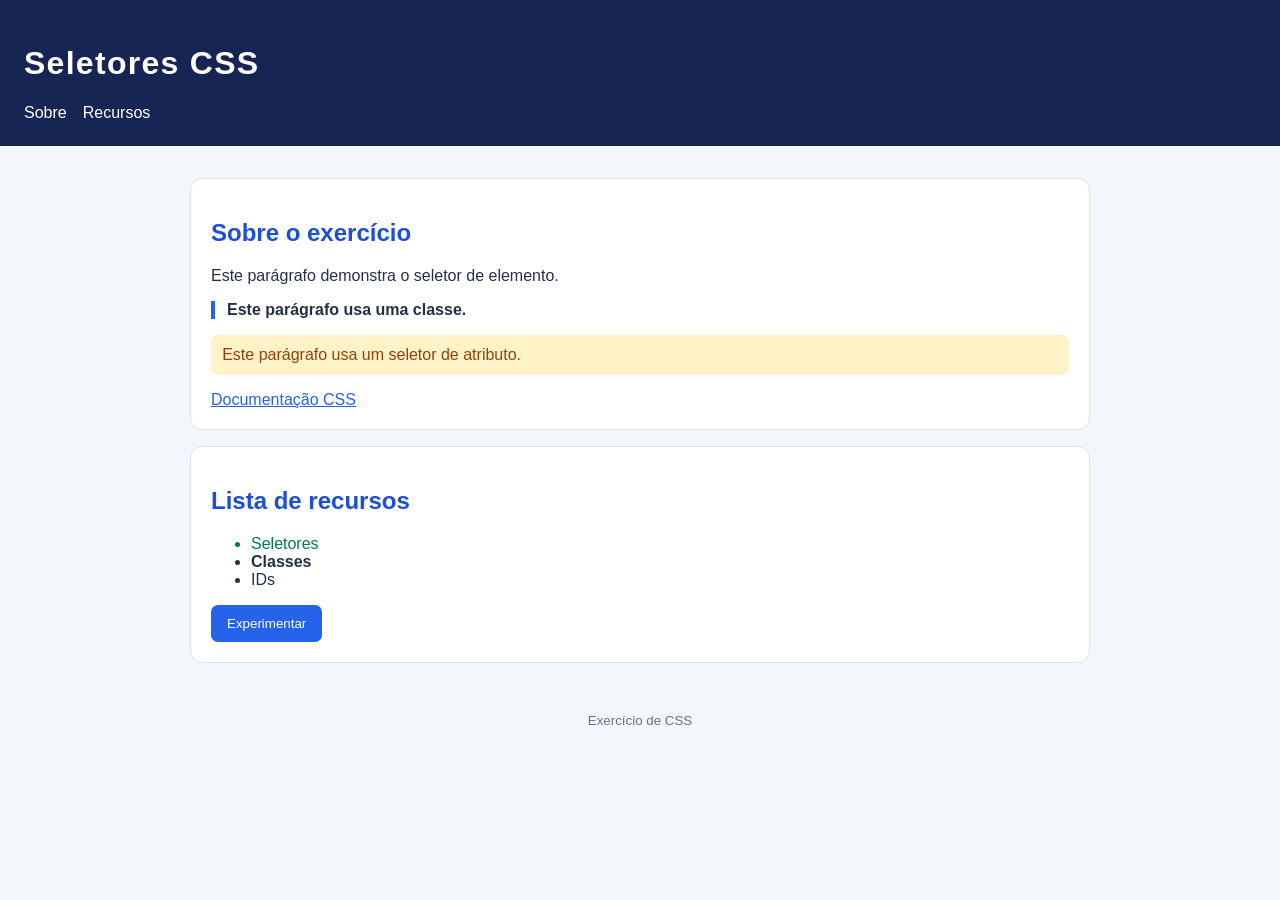
<file: Modulo 2/ex01/index.html>
<!DOCTYPE html>
<html lang="pt">
<head>
  <meta charset="UTF-8">
  <meta name="viewport" content="width=device-width, initial-scale=1.0">
  <title>EX01 — Selectors</title>
  <link rel="stylesheet" href="style.css">
</head>
<body>
  <header id="topo">
    <h1>Seletores CSS</h1>
    <nav><a href="#sobre">Sobre</a><a href="#recursos">Recursos</a></nav>
  </header>
  <main>
    <section id="sobre" class="painel">
      <h2>Sobre o exercício</h2>
      <p>Este parágrafo demonstra o seletor de elemento.</p>
      <p class="destaque">Este parágrafo usa uma classe.</p>
      <p data-tipo="aviso">Este parágrafo usa um seletor de atributo.</p>
      <a href="https://developer.mozilla.org/" target="_blank" rel="noreferrer">Documentação CSS</a>
    </section>
    <section id="recursos" class="painel">
      <h2>Lista de recursos</h2>
      <ul><li>Seletores</li><li>Classes</li><li>IDs</li></ul>
      <button type="button">Experimentar</button>
    </section>
  </main>
  <footer><small>Exercício de CSS</small></footer>
</body>
</html>
</file>
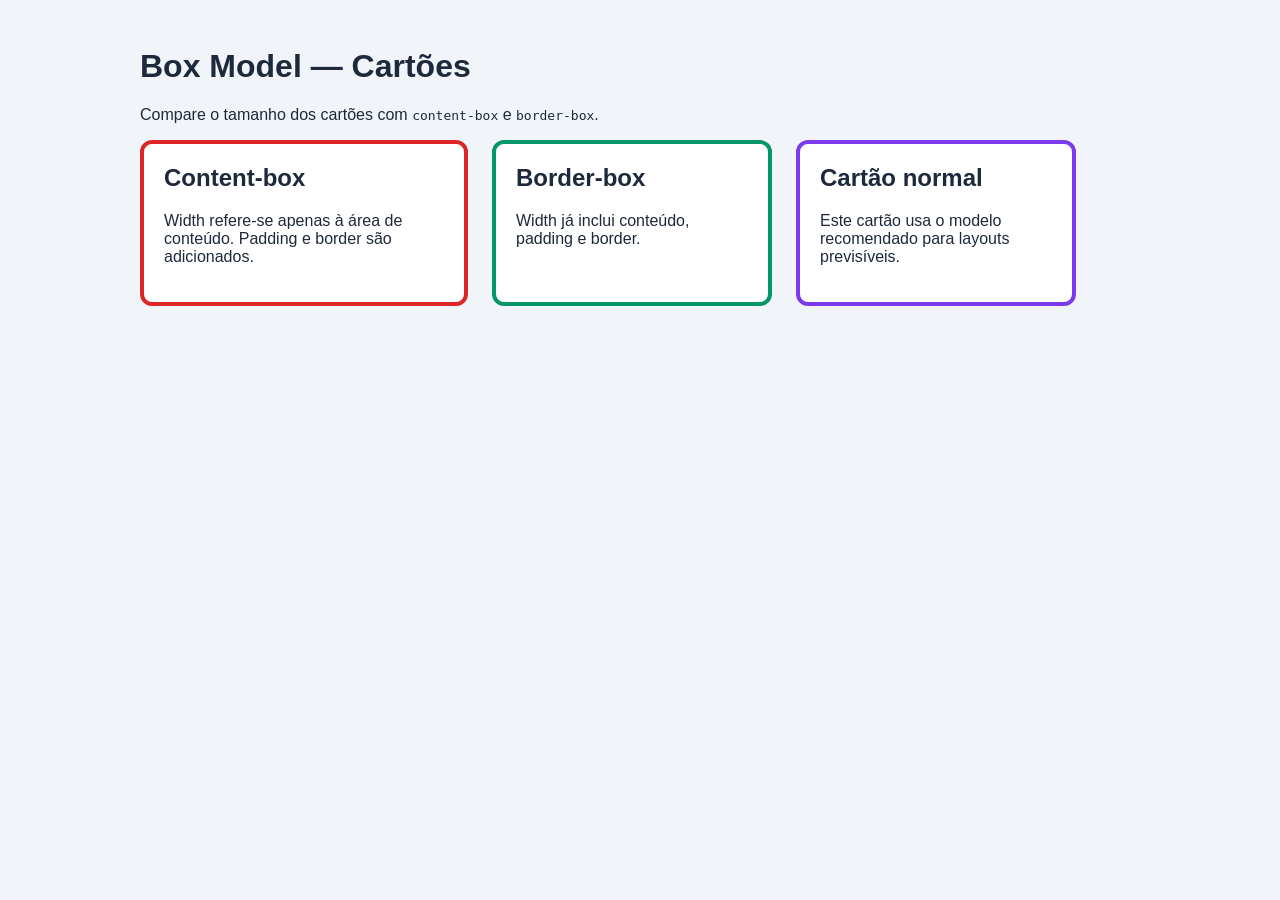
<file: Modulo 2/ex02/index.html>
<!DOCTYPE html>
<html lang="pt">
<head>
  <meta charset="UTF-8">
  <meta name="viewport" content="width=device-width, initial-scale=1.0">
  <title>EX02 — Box Model</title>
  <link rel="stylesheet" href="style.css">
</head>
<body>
  <main class="container">
    <h1>Box Model — Cartões</h1>
    <p>Compare o tamanho dos cartões com <code>content-box</code> e <code>border-box</code>.</p>
    <section class="cartoes">
      <article class="cartao content"><h2>Content-box</h2><p>Width refere-se apenas à área de conteúdo. Padding e border são adicionados.</p></article>
      <article class="cartao border"><h2>Border-box</h2><p>Width já inclui conteúdo, padding e border.</p></article>
      <article class="cartao normal"><h2>Cartão normal</h2><p>Este cartão usa o modelo recomendado para layouts previsíveis.</p></article>
    </section>
  </main>
</body>
</html>
</file>
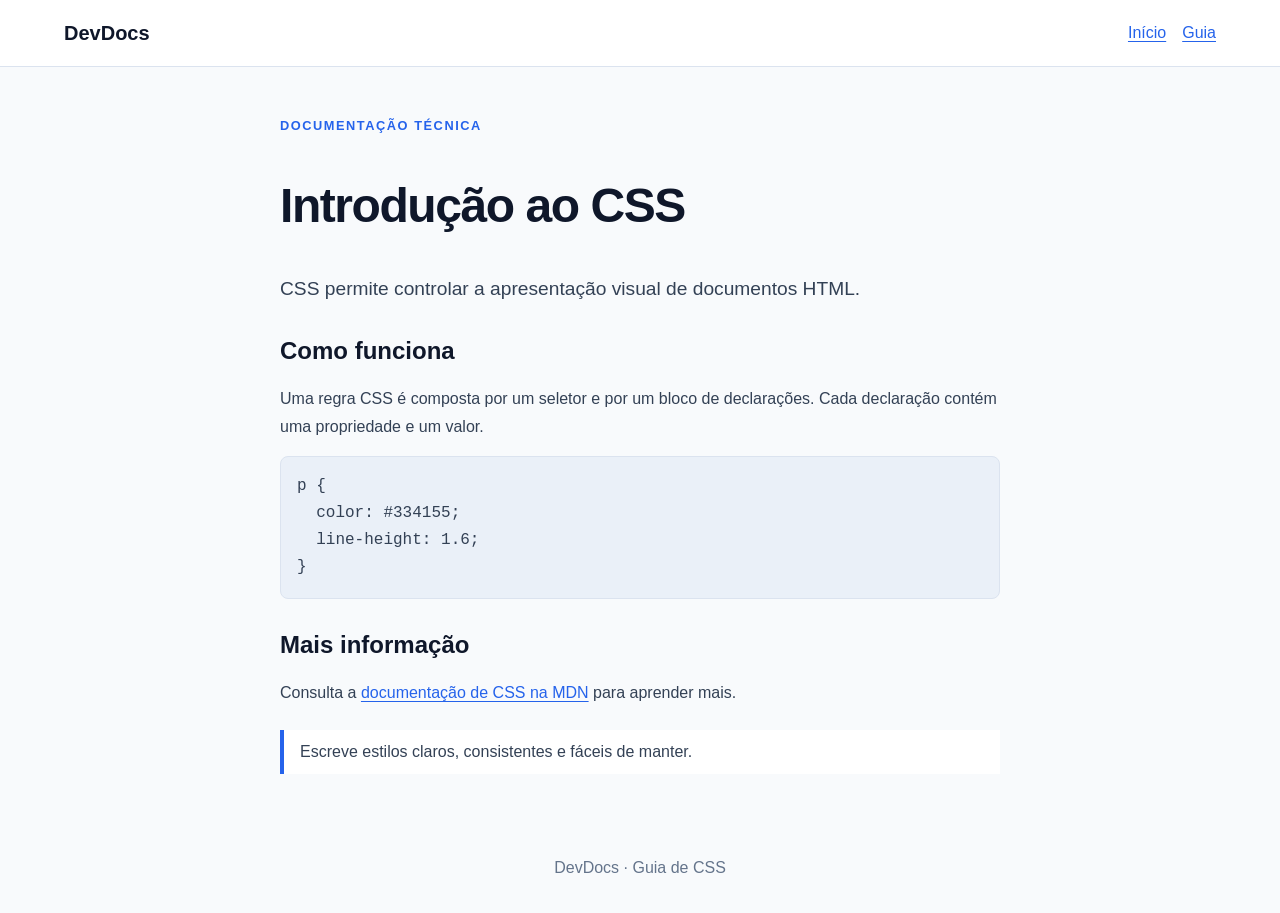
<file: Modulo 2/ex03/index.html>
<!DOCTYPE html>
<html lang="pt">
<head>
  <meta charset="UTF-8">
  <meta name="viewport" content="width=device-width, initial-scale=1.0">
  <title>EX03 — Typography</title>
  <link rel="stylesheet" href="style.css">
</head>
<body>
  <header class="topo"><span class="marca">DevDocs</span><nav><a href="#inicio">Início</a><a href="#guia">Guia</a></nav></header>
  <main>
    <article id="inicio" class="documento">
      <p class="categoria">DOCUMENTAÇÃO TÉCNICA</p>
      <h1>Introdução ao CSS</h1>
      <p class="lead">CSS permite controlar a apresentação visual de documentos HTML.</p>
      <h2 id="guia">Como funciona</h2>
      <p>Uma regra CSS é composta por um seletor e por um bloco de declarações. Cada declaração contém uma propriedade e um valor.</p>
      <pre><code>p {
  color: #334155;
  line-height: 1.6;
}</code></pre>
      <h2>Mais informação</h2>
      <p>Consulta a <a href="https://developer.mozilla.org/pt-BR/docs/Web/CSS">documentação de CSS na MDN</a> para aprender mais.</p>
      <blockquote>Escreve estilos claros, consistentes e fáceis de manter.</blockquote>
    </article>
  </main>
  <footer>DevDocs · Guia de CSS</footer>
</body>
</html>
</file>
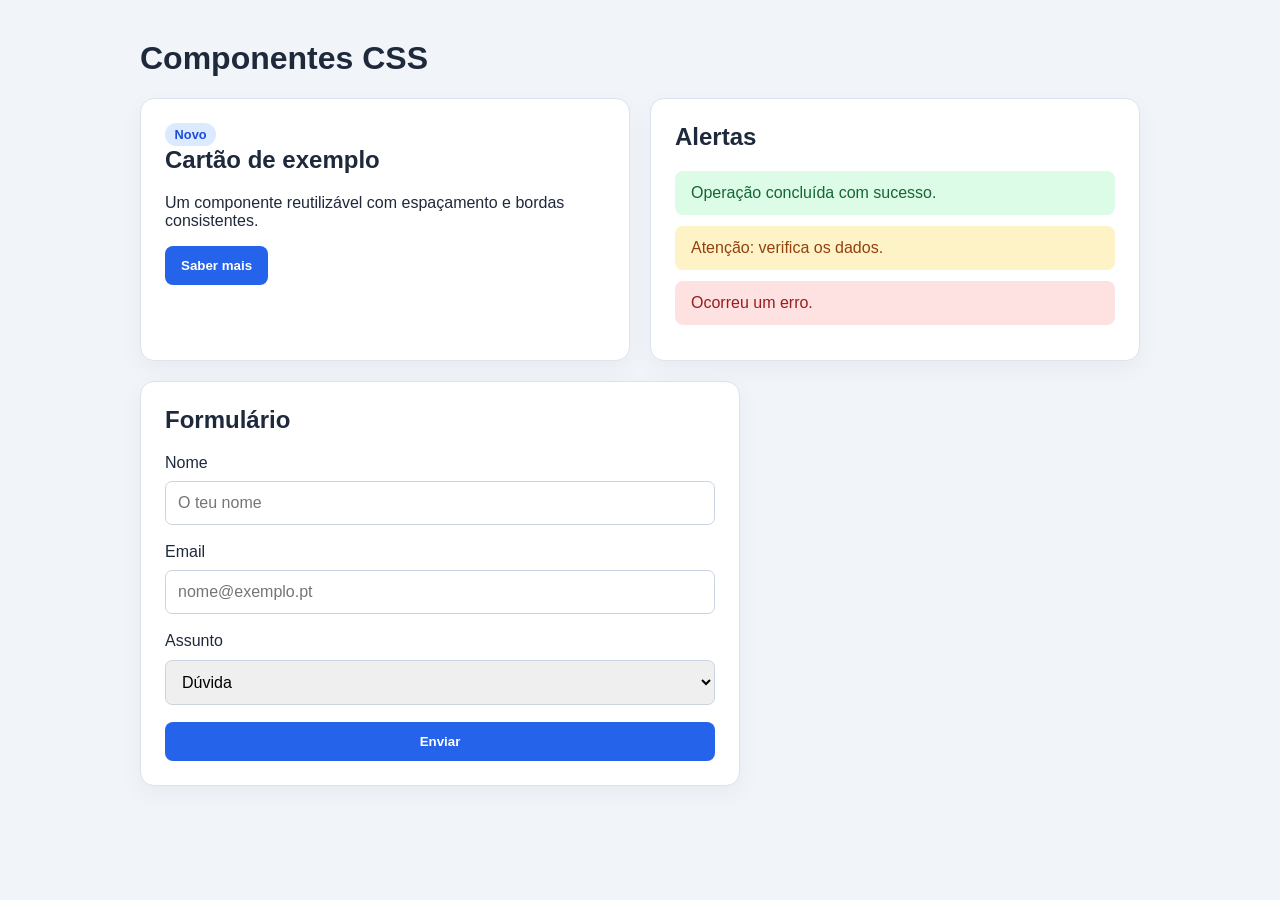
<file: Modulo 2/ex04/index.html>
<!DOCTYPE html>
<html lang="pt">
<head>
  <meta charset="UTF-8">
  <meta name="viewport" content="width=device-width, initial-scale=1.0">
  <title>EX04 — Components</title>
  <link rel="stylesheet" href="style.css">
</head>
<body>
  <main class="container">
    <h1>Componentes CSS</h1>
    <section class="cards">
      <article class="card"><span class="badge">Novo</span><h2>Cartão de exemplo</h2><p>Um componente reutilizável com espaçamento e bordas consistentes.</p><button class="btn">Saber mais</button></article>
      <article class="card"><h2>Alertas</h2><div class="alert success">Operação concluída com sucesso.</div><div class="alert warning">Atenção: verifica os dados.</div><div class="alert error">Ocorreu um erro.</div></article>
    </section>
    <section class="form-card">
      <h2>Formulário</h2>
      <form>
        <label for="nome">Nome</label><input id="nome" name="nome" type="text" placeholder="O teu nome" required>
        <label for="email">Email</label><input id="email" name="email" type="email" placeholder="nome@exemplo.pt" required>
        <label for="assunto">Assunto</label><select id="assunto" name="assunto"><option>Dúvida</option><option>Sugestão</option></select>
        <button class="btn" type="submit">Enviar</button>
      </form>
    </section>
  </main>
</body>
</html>
</file>
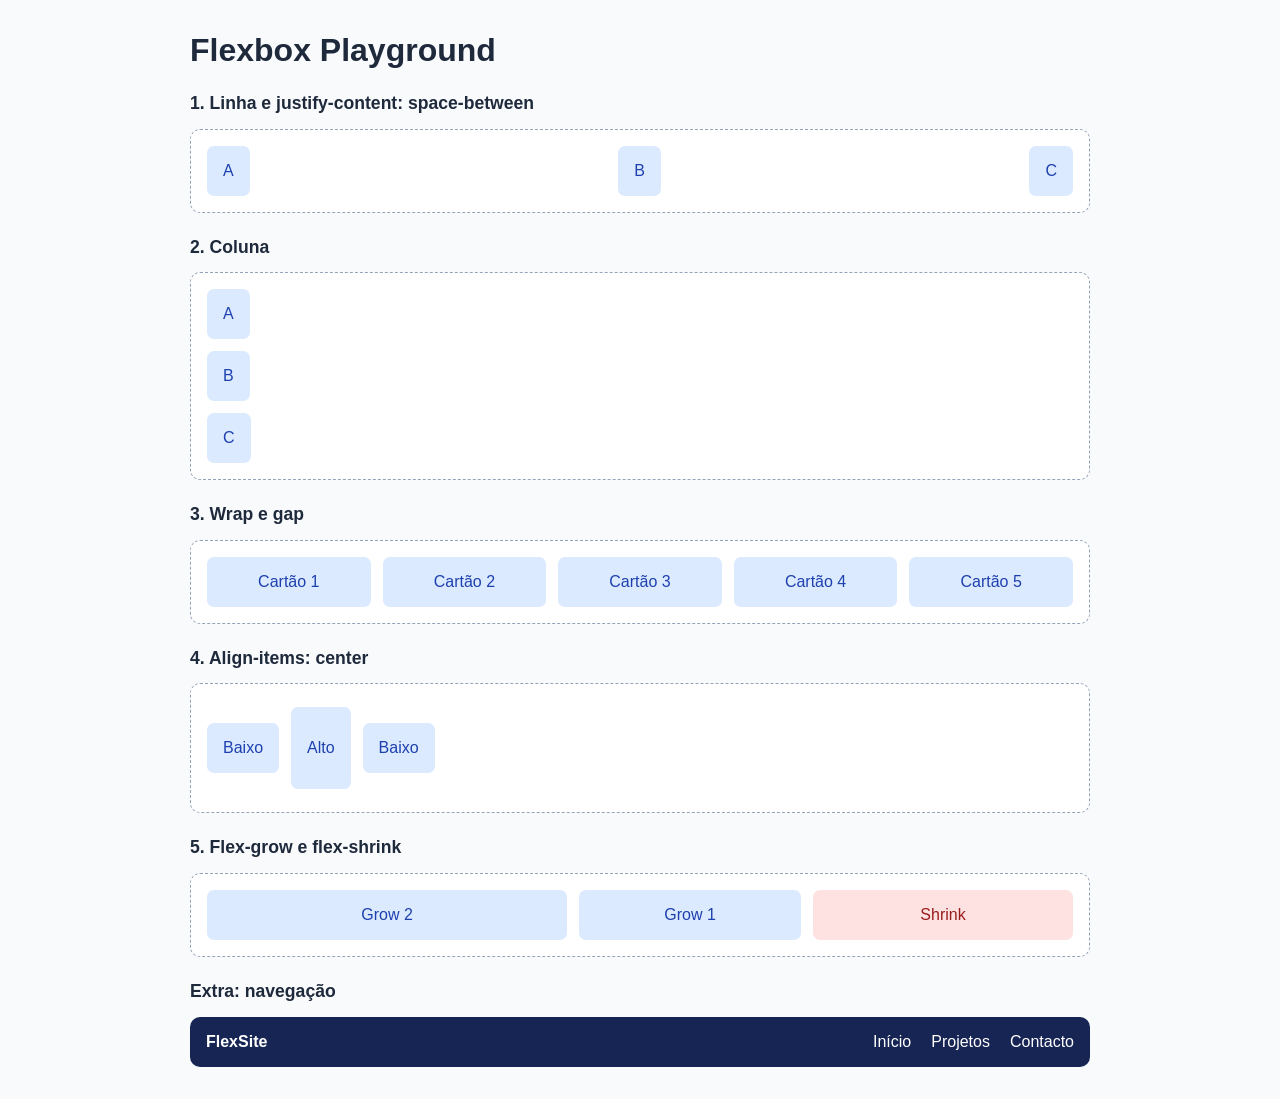
<file: Modulo 2/ex05/index.html>
<!DOCTYPE html>
<html lang="pt">
<head>
  <meta charset="UTF-8">
  <meta name="viewport" content="width=device-width, initial-scale=1.0">
  <title>EX05 — Flexbox Playground</title>
  <link rel="stylesheet" href="style.css">
</head>
<body>
  <main class="container">
    <h1>Flexbox Playground</h1>
    <section><h2>1. Linha e justify-content: space-between</h2><div class="flex demo1"><div>A</div><div>B</div><div>C</div></div></section>
    <section><h2>2. Coluna</h2><div class="flex demo2"><div>A</div><div>B</div><div>C</div></div></section>
    <section><h2>3. Wrap e gap</h2><div class="flex demo3"><div>Cartão 1</div><div>Cartão 2</div><div>Cartão 3</div><div>Cartão 4</div><div>Cartão 5</div></div></section>
    <section><h2>4. Align-items: center</h2><div class="flex demo4"><div>Baixo</div><div class="alto">Alto</div><div>Baixo</div></div></section>
    <section><h2>5. Flex-grow e flex-shrink</h2><div class="flex demo5"><div class="grow">Grow 2</div><div class="grow-normal">Grow 1</div><div class="shrink">Shrink</div></div></section>
    <section><h2>Extra: navegação</h2><nav class="navbar"><strong>FlexSite</strong><a href="#">Início</a><a href="#">Projetos</a><a href="#">Contacto</a></nav></section>
  </main>
</body>
</html>
</file>
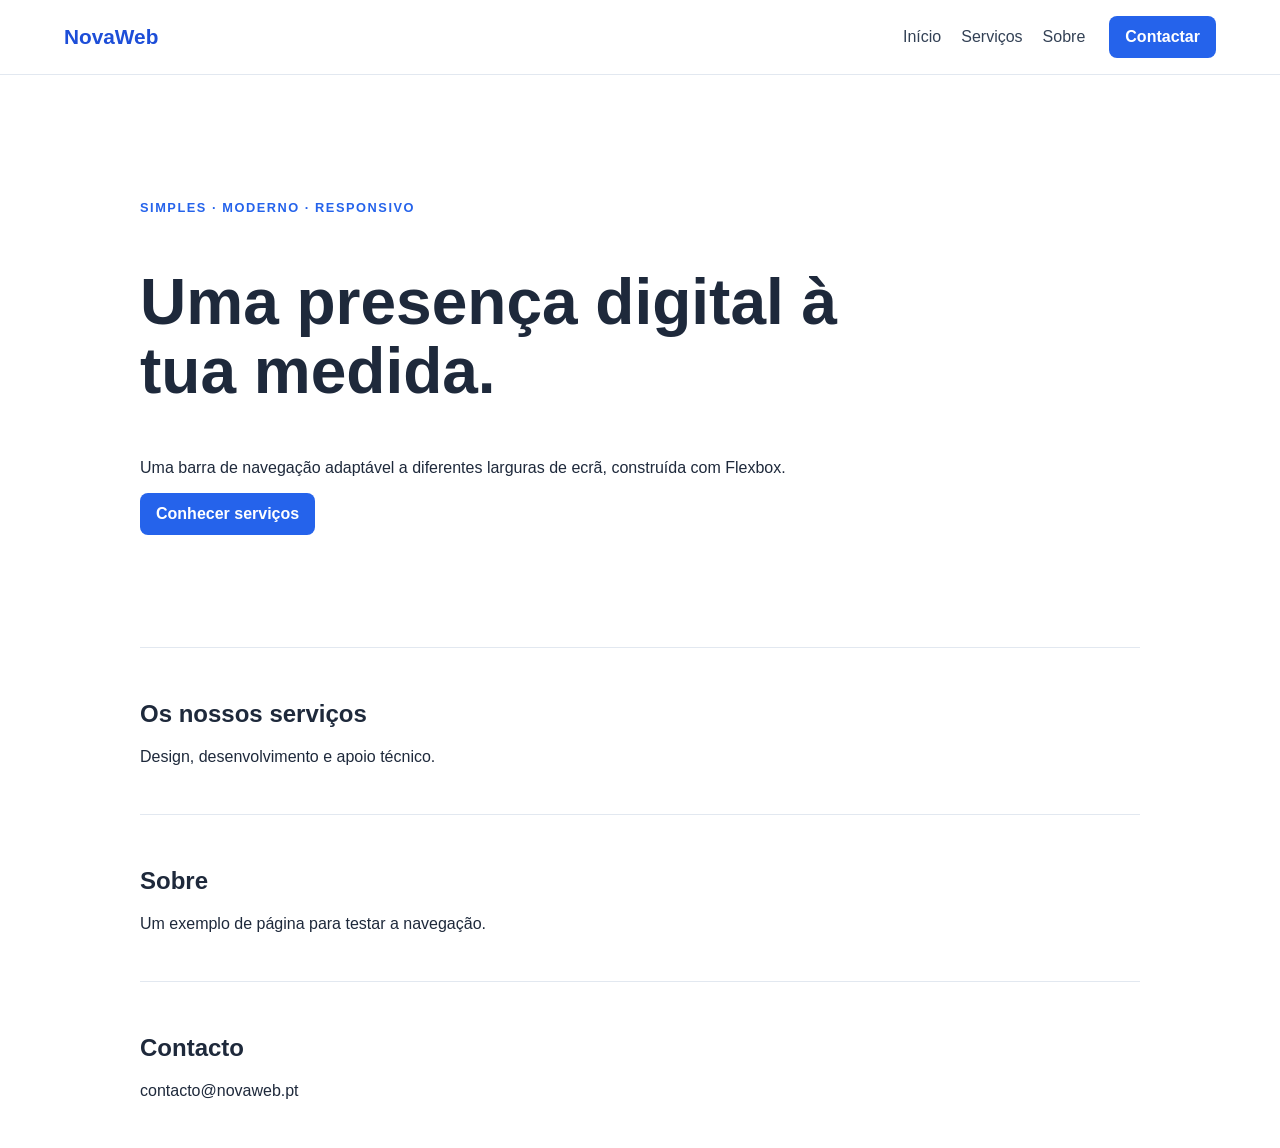
<file: Modulo 2/ex06/index.html>
<!DOCTYPE html>
<html lang="pt">
<head>
  <meta charset="UTF-8">
  <meta name="viewport" content="width=device-width, initial-scale=1.0">
  <title>EX06 — Navigation Bar</title>
  <link rel="stylesheet" href="style.css">
</head>
<body>
  <header class="navbar">
    <a class="logo" href="#">NovaWeb</a>
    <nav aria-label="Navegação principal">
      <a href="#inicio">Início</a><a href="#servicos">Serviços</a><a href="#sobre">Sobre</a>
    </nav>
    <a class="cta" href="#contacto">Contactar</a>
  </header>
  <main>
    <section id="inicio" class="hero"><p class="eyebrow">SIMPLES · MODERNO · RESPONSIVO</p><h1>Uma presença digital à tua medida.</h1><p>Uma barra de navegação adaptável a diferentes larguras de ecrã, construída com Flexbox.</p><a class="cta" href="#servicos">Conhecer serviços</a></section>
    <section id="servicos"><h2>Os nossos serviços</h2><p>Design, desenvolvimento e apoio técnico.</p></section>
    <section id="sobre"><h2>Sobre</h2><p>Um exemplo de página para testar a navegação.</p></section>
    <section id="contacto"><h2>Contacto</h2><p>contacto@novaweb.pt</p></section>
  </main>
</body>
</html>
</file>
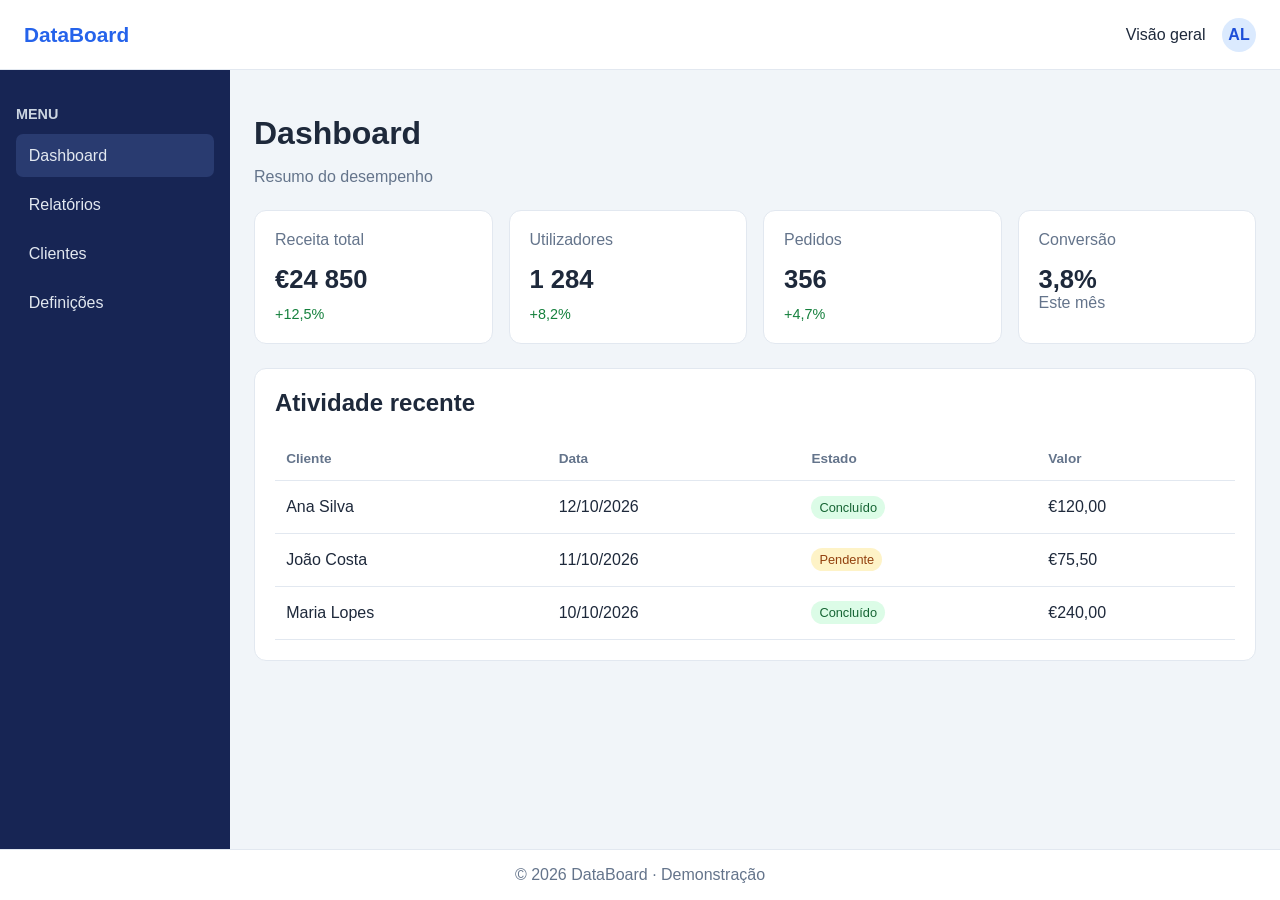
<file: Modulo 2/ex08/index.html>
<!DOCTYPE html>
<html lang="pt">
<head>
  <meta charset="UTF-8">
  <meta name="viewport" content="width=device-width, initial-scale=1.0">
  <title>EX08 — Dashboard</title>
  <link rel="stylesheet" href="style.css">
</head>
<body>
  <div class="dashboard">
    <header class="header"><strong>DataBoard</strong><div>Visão geral <span class="avatar">AL</span></div></header>
    <aside class="sidebar"><h2>Menu</h2><a class="active" href="#">Dashboard</a><a href="#">Relatórios</a><a href="#">Clientes</a><a href="#">Definições</a></aside>
    <main class="main">
      <h1>Dashboard</h1><p class="muted">Resumo do desempenho</p>
      <section class="stats">
        <article class="stat"><p>Receita total</p><strong>€24 850</strong><span class="positive">+12,5%</span></article>
        <article class="stat"><p>Utilizadores</p><strong>1 284</strong><span class="positive">+8,2%</span></article>
        <article class="stat"><p>Pedidos</p><strong>356</strong><span class="positive">+4,7%</span></article>
        <article class="stat"><p>Conversão</p><strong>3,8%</strong><span class="muted">Este mês</span></article>
      </section>
      <section class="panel"><h2>Atividade recente</h2><div class="table-wrap"><table><thead><tr><th>Cliente</th><th>Data</th><th>Estado</th><th>Valor</th></tr></thead><tbody><tr><td>Ana Silva</td><td>12/10/2026</td><td><span class="status concluido">Concluído</span></td><td>€120,00</td></tr><tr><td>João Costa</td><td>11/10/2026</td><td><span class="status pendente">Pendente</span></td><td>€75,50</td></tr><tr><td>Maria Lopes</td><td>10/10/2026</td><td><span class="status concluido">Concluído</span></td><td>€240,00</td></tr></tbody></table></div></section>
    </main>
    <footer class="footer">© 2026 DataBoard · Demonstração</footer>
  </div>
</body>
</html>
</file>
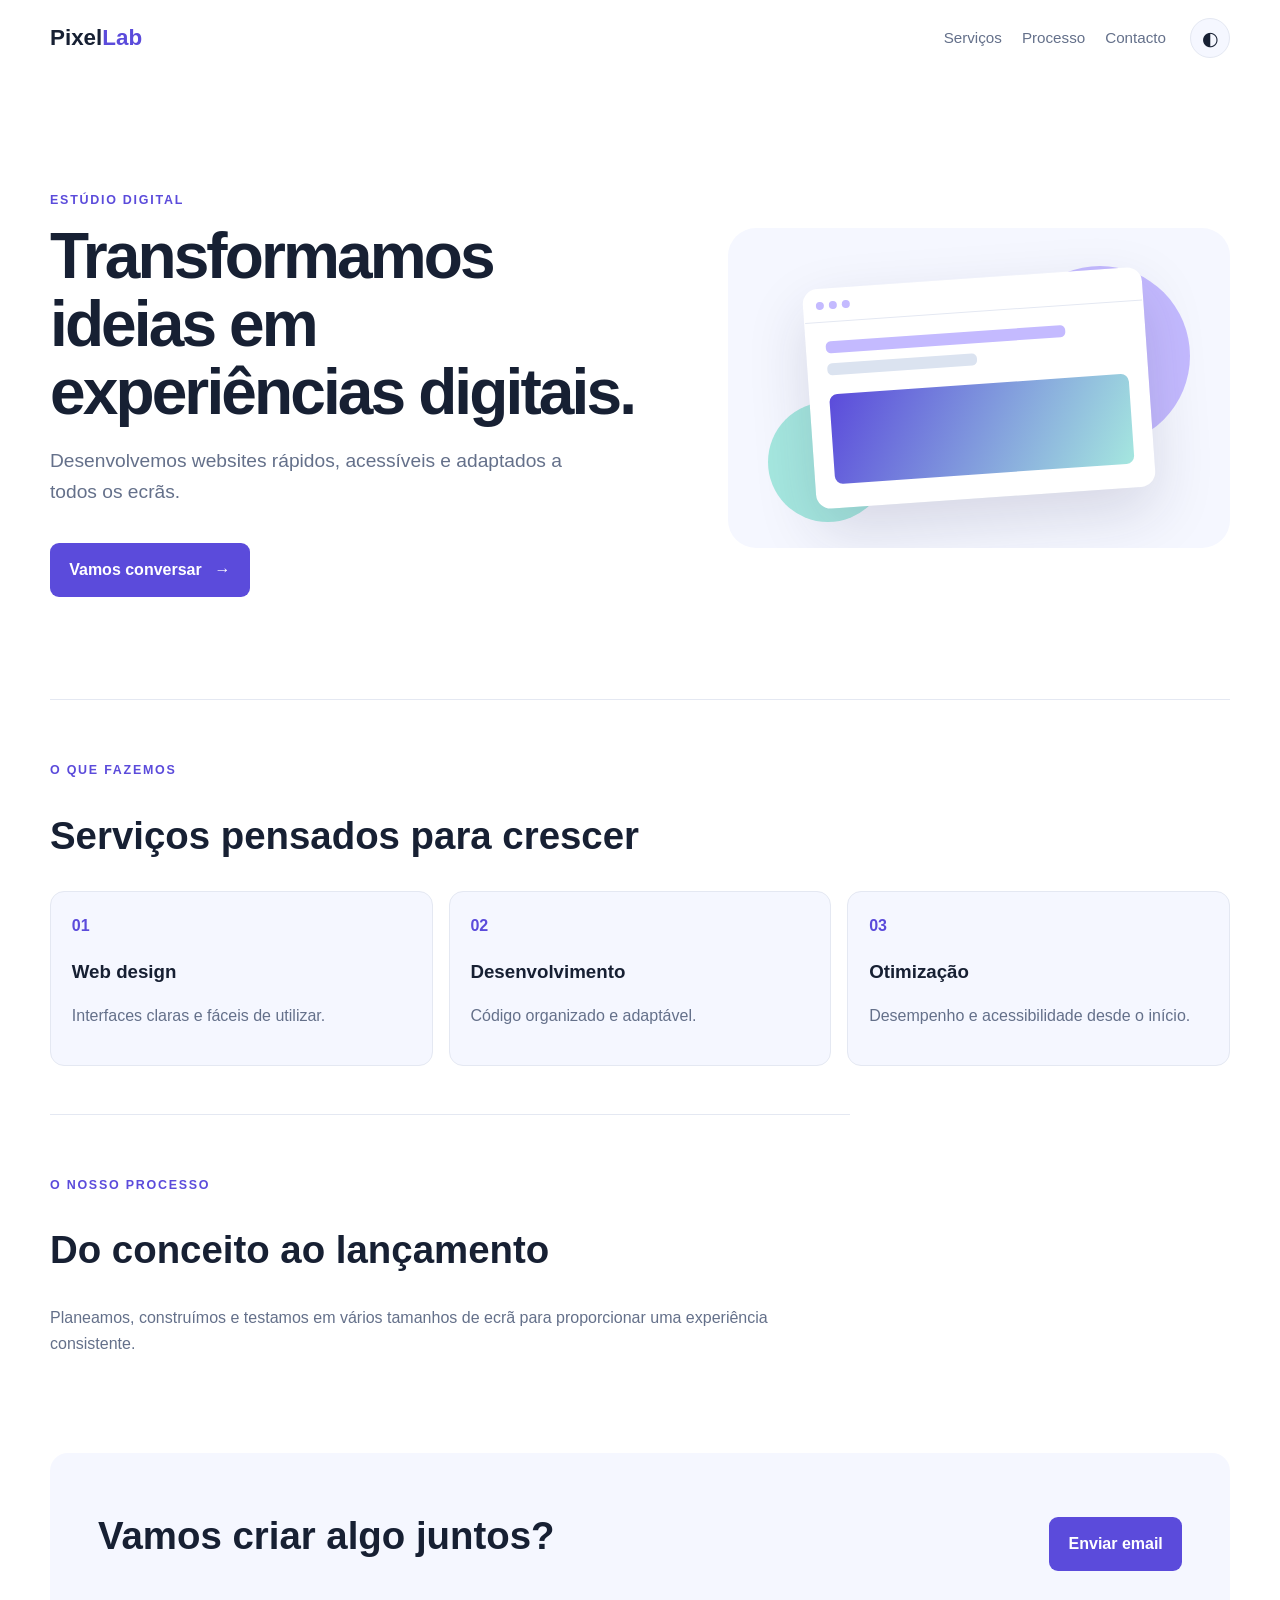
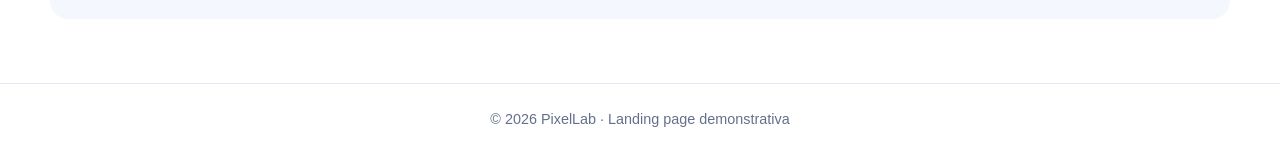
<file: Modulo 2/ex09/index.html>
<!DOCTYPE html>
<html lang="pt">
<head>
  <meta charset="UTF-8">
  <meta name="viewport" content="width=device-width, initial-scale=1.0">
  <meta name="description" content="Landing page responsiva para uma equipa de desenvolvimento web.">
  <title>EX09 — Responsive Challenge</title>
  <link rel="stylesheet" href="style.css">
</head>
<body>
  <header class="navbar">
    <a class="logo" href="#">Pixel<span>Lab</span></a>
    <nav><a href="#servicos">Serviços</a><a href="#processo">Processo</a><a href="#contacto">Contacto</a></nav>
    <button id="tema" class="theme-toggle" type="button" aria-label="Alternar modo escuro">◐</button>
  </header>
  <main>
    <section class="hero">
      <div class="hero-text"><p class="eyebrow">ESTÚDIO DIGITAL</p><h1>Transformamos ideias em experiências digitais.</h1><p>Desenvolvemos websites rápidos, acessíveis e adaptados a todos os ecrãs.</p><a class="button" href="#contacto">Vamos conversar <span aria-hidden="true">→</span></a></div>
      <div class="hero-art" aria-hidden="true"><div class="orb orb-one"></div><div class="orb orb-two"></div><div class="mockup"><div class="mockup-top"><i></i><i></i><i></i></div><div class="mockup-content"><div class="mockup-line"></div><div class="mockup-line short"></div><div class="mockup-block"></div></div></div></div>
    </section>
    <section id="servicos" class="services"><p class="eyebrow">O QUE FAZEMOS</p><h2>Serviços pensados para crescer</h2><div class="service-grid"><article><span>01</span><h3>Web design</h3><p>Interfaces claras e fáceis de utilizar.</p></article><article><span>02</span><h3>Desenvolvimento</h3><p>Código organizado e adaptável.</p></article><article><span>03</span><h3>Otimização</h3><p>Desempenho e acessibilidade desde o início.</p></article></div></section>
    <section id="processo" class="process"><p class="eyebrow">O NOSSO PROCESSO</p><h2>Do conceito ao lançamento</h2><p>Planeamos, construímos e testamos em vários tamanhos de ecrã para proporcionar uma experiência consistente.</p></section>
    <section id="contacto" class="contact"><h2>Vamos criar algo juntos?</h2><a class="button" href="mailto:ola@pixellab.pt">Enviar email</a></section>
  </main>
  <footer>© 2026 PixelLab · Landing page demonstrativa</footer>
  <script>
    const botaoTema = document.querySelector("#tema");
    botaoTema.addEventListener("click", () => {
      document.body.classList.toggle("dark");
      botaoTema.setAttribute("aria-pressed", document.body.classList.contains("dark"));
    });
  </script>
</body>
</html>
</file>
<file: Modulo 2/ex01/style.css>
/* EX01 — Selectors */
* { box-sizing: border-box; }
body { margin: 0; font-family: Arial, sans-serif; color: #243047; background: #f3f6fb; }
h1 { letter-spacing: .04em; }
#topo { background: #172554; color: white; padding: 1.5rem; }
#topo nav { display: flex; gap: 1rem; }
a { color: #2563eb; }
#topo a { color: white; text-decoration: none; }
a:hover { text-decoration: underline; }
a:focus-visible, button:focus-visible { outline: 3px solid #f59e0b; outline-offset: 3px; }
main { width: min(900px, 92%); margin: 2rem auto; }
.painel { background: white; border: 1px solid #dbe3ef; border-radius: 12px; padding: 1.25rem; margin-bottom: 1rem; }
.painel h2 { color: #1d4ed8; }
.destaque { border-left: 4px solid #2563eb; padding-left: .75rem; font-weight: bold; }
[data-tipo="aviso"] { color: #92400e; background: #fef3c7; padding: .7rem; border-radius: 6px; }
li:first-child { color: #047857; }
li:nth-child(2) { font-weight: bold; }
button { background: #2563eb; color: white; border: 0; padding: .7rem 1rem; border-radius: 7px; cursor: pointer; }
button:hover { background: #1d4ed8; }
footer { text-align: center; padding: 1rem; color: #64748b; }
</file>
<file: Modulo 2/ex02/style.css>
/* EX02 — Box Model */
* { box-sizing: border-box; }
body { margin: 0; font-family: Arial, sans-serif; background: #f1f5f9; color: #1e293b; }
.container { width: min(1000px, 92%); margin: 3rem auto; }
.cartoes { display: flex; flex-wrap: wrap; gap: 1.5rem; align-items: stretch; }
.cartao { width: 280px; padding: 1.25rem; border: 4px solid #2563eb; margin: 0; border-radius: 12px; background: white; }
.cartao h2 { margin-top: 0; }
.content { box-sizing: content-box; border-color: #dc2626; }
.border { box-sizing: border-box; border-color: #059669; }
.normal { border-color: #7c3aed; }
/* Com content-box, a largura exterior é 280px + 2*20px padding + 2*4px border = 328px.
   Com border-box, a largura exterior total é 280px. */
</file>
<file: Modulo 2/ex03/style.css>
:root {
  --cor-fundo: #f8fafc;
  --cor-texto: #334155;
  --cor-titulo: #0f172a;
  --cor-primaria: #2563eb;
  --cor-borda: #dbe3ef;
}
* { box-sizing: border-box; }
body { margin: 0; background: var(--cor-fundo); color: var(--cor-texto); font-family: Inter, Arial, sans-serif; font-size: 16px; line-height: 1.7; }
.topo { display: flex; justify-content: space-between; align-items: center; padding: 1rem 5%; background: white; border-bottom: 1px solid var(--cor-borda); }
.marca { font-size: 1.25rem; font-weight: 800; color: var(--cor-titulo); }
nav { display: flex; gap: 1rem; }
a { color: var(--cor-primaria); text-underline-offset: 3px; }
a:hover { color: #1e40af; }
.documento { max-width: 760px; margin: 3rem auto; padding: 0 1.25rem; }
h1, h2 { color: var(--cor-titulo); line-height: 1.2; }
h1 { font-size: clamp(2rem, 5vw, 3rem); letter-spacing: -.03em; }
h2 { margin-top: 2rem; font-size: 1.5rem; }
.categoria { color: var(--cor-primaria); font-size: .8rem; font-weight: 800; letter-spacing: .12em; }
.lead { font-size: 1.2rem; line-height: 1.6; }
pre { overflow-x: auto; padding: 1rem; border: 1px solid var(--cor-borda); border-radius: 8px; background: #eaf0f8; }
blockquote { margin: 1.5rem 0; padding: .5rem 1rem; border-left: 4px solid var(--cor-primaria); background: white; }
footer { text-align: center; padding: 2rem; color: #64748b; }
</file>
<file: Modulo 2/ex04/style.css>
:root { --primary: #2563eb; --text: #1e293b; --muted: #64748b; --border: #dbe3ef; }
* { box-sizing: border-box; }
body { margin: 0; font-family: Arial, sans-serif; color: var(--text); background: #f1f5f9; }
.container { width: min(1000px, 92%); margin: 2.5rem auto; }
.cards { display: grid; grid-template-columns: repeat(auto-fit, minmax(260px, 1fr)); gap: 1.25rem; }
.card, .form-card { padding: 1.5rem; background: white; border: 1px solid var(--border); border-radius: 14px; box-shadow: 0 8px 24px #0f172a0b; }
.card h2, .form-card h2 { margin-top: 0; }
.badge { display: inline-block; padding: .25rem .6rem; border-radius: 999px; background: #dbeafe; color: #1d4ed8; font-size: .8rem; font-weight: bold; }
.btn { display: inline-block; border: 0; border-radius: 8px; padding: .75rem 1rem; background: var(--primary); color: white; font-weight: bold; cursor: pointer; }
.btn:hover { background: #1d4ed8; }
.alert { padding: .8rem 1rem; margin: .7rem 0; border-radius: 8px; }
.success { background: #dcfce7; color: #166534; }
.warning { background: #fef3c7; color: #92400e; }
.error { background: #fee2e2; color: #991b1b; }
.form-card { margin-top: 1.25rem; max-width: 600px; }
form { display: grid; gap: .6rem; }
input, select { width: 100%; padding: .75rem; border: 1px solid #cbd5e1; border-radius: 7px; font: inherit; margin-bottom: .5rem; }
input:focus, select:focus { outline: 2px solid #93c5fd; border-color: var(--primary); }
</file>
<file: Modulo 2/ex05/style.css>
* { box-sizing: border-box; }
body { margin: 0; font-family: Arial, sans-serif; color: #1e293b; background: #f8fafc; }
.container { width: min(900px, 92%); margin: 2rem auto; }
section { margin: 1.5rem 0; }
h2 { font-size: 1.1rem; }
.flex { display: flex; gap: .75rem; padding: 1rem; border: 1px dashed #94a3b8; border-radius: 10px; background: white; }
.flex > div { padding: 1rem; border-radius: 7px; background: #dbeafe; color: #1e40af; text-align: center; }
.demo1 { flex-direction: row; justify-content: space-between; align-items: center; }
.demo2 { flex-direction: column; align-items: flex-start; }
.demo3 { flex-wrap: wrap; justify-content: flex-start; }
.demo3 > div { flex: 1 1 120px; }
.demo4 { height: 130px; align-items: center; }
.demo4 .alto { padding-block: 2rem; }
.demo5 > div { min-width: 0; }
.demo5 .grow { flex-grow: 2; }
.demo5 .grow-normal { flex-grow: 1; }
.demo5 .shrink { flex-shrink: 1; width: 260px; background: #fee2e2; color: #991b1b; }
.navbar { display: flex; flex-wrap: wrap; align-items: center; gap: 1.25rem; padding: 1rem; background: #172554; border-radius: 10px; }
.navbar strong { color: white; margin-right: auto; }
.navbar a { color: white; text-decoration: none; }
.navbar a:hover { text-decoration: underline; }
</file>
<file: Modulo 2/ex06/style.css>
* { box-sizing: border-box; }
html { scroll-behavior: smooth; }
body { margin: 0; font-family: Arial, sans-serif; color: #1e293b; }
.navbar { display: flex; align-items: center; gap: 1.5rem; padding: 1rem 5%; border-bottom: 1px solid #e2e8f0; background: white; }
.logo { color: #1d4ed8; font-weight: 800; font-size: 1.3rem; text-decoration: none; margin-right: auto; }
nav { display: flex; align-items: center; gap: 1.25rem; }
nav a { color: #334155; text-decoration: none; }
nav a:hover { color: #2563eb; }
.cta { display: inline-block; padding: .75rem 1rem; border-radius: 8px; background: #2563eb; color: white; text-decoration: none; font-weight: bold; }
.cta:hover { background: #1d4ed8; }
main { width: min(1000px, 90%); margin: auto; }
.hero { padding: clamp(3rem, 10vw, 7rem) 0; max-width: 720px; }
.eyebrow { color: #2563eb; font-size: .8rem; font-weight: bold; letter-spacing: .12em; }
h1 { font-size: clamp(2.2rem, 6vw, 4rem); line-height: 1.08; }
main section:not(.hero) { padding: 2rem 0; border-top: 1px solid #e2e8f0; }
@media (max-width: 600px) {
  .navbar { flex-wrap: wrap; gap: .9rem; }
  .logo { width: 100%; }
  .navbar nav { order: 3; width: 100%; flex-wrap: wrap; gap: .8rem 1rem; }
  .navbar > .cta { margin-left: auto; }
}
</file>
<file: Modulo 2/ex08/style.css>
:root { --navy: #172554; --blue: #2563eb; --bg: #f1f5f9; --border: #e2e8f0; }
* { box-sizing: border-box; }
body { margin: 0; font-family: Arial, sans-serif; color: #1e293b; background: var(--bg); }
.dashboard { min-height: 100vh; display: grid; grid-template-columns: 230px minmax(0, 1fr); grid-template-rows: 70px 1fr auto; grid-template-areas: "header header" "sidebar main" "footer footer"; }
.header { grid-area: header; display: flex; justify-content: space-between; align-items: center; padding: 0 1.5rem; background: white; border-bottom: 1px solid var(--border); }
.header strong { font-size: 1.3rem; color: var(--blue); }
.avatar { display: inline-grid; place-items: center; width: 34px; height: 34px; margin-left: .75rem; border-radius: 50%; background: #dbeafe; color: #1d4ed8; font-weight: bold; }
.sidebar { grid-area: sidebar; padding: 1.5rem 1rem; background: var(--navy); }
.sidebar h2 { color: #cbd5e1; font-size: .9rem; text-transform: uppercase; }
.sidebar a { display: block; margin: .35rem 0; padding: .8rem; color: #e2e8f0; text-decoration: none; border-radius: 7px; }
.sidebar a:hover, .sidebar a.active { background: #293b70; }
.main { grid-area: main; min-width: 0; padding: 1.5rem; }
.main h1 { margin-bottom: .25rem; }
.muted { color: #64748b; }
.stats { display: grid; grid-template-columns: repeat(4, minmax(0, 1fr)); gap: 1rem; margin: 1.5rem 0; }
.stat, .panel { padding: 1.25rem; background: white; border: 1px solid var(--border); border-radius: 12px; }
.stat p { margin-top: 0; color: #64748b; }
.stat strong { display: block; font-size: clamp(1.2rem, 2vw, 1.8rem); }
.positive { display: inline-block; margin-top: .7rem; color: #15803d; font-size: .9rem; }
.panel h2 { margin-top: 0; }
.table-wrap { overflow-x: auto; }
table { width: 100%; border-collapse: collapse; text-align: left; }
th, td { padding: .9rem .7rem; border-bottom: 1px solid var(--border); white-space: nowrap; }
th { color: #64748b; font-size: .85rem; }
.status { display: inline-block; padding: .25rem .5rem; border-radius: 999px; font-size: .8rem; }
.concluido { background: #dcfce7; color: #166534; }
.pendente { background: #fef3c7; color: #92400e; }
.footer { grid-area: footer; padding: 1rem; text-align: center; background: white; color: #64748b; border-top: 1px solid var(--border); }
@media (max-width: 950px) { .stats { grid-template-columns: repeat(2, minmax(0, 1fr)); } }
@media (max-width: 650px) {
  .dashboard { grid-template-columns: 1fr; grid-template-rows: auto auto 1fr auto; grid-template-areas: "header" "sidebar" "main" "footer"; }
  .header { padding: 1rem; }
  .sidebar { display: flex; align-items: center; gap: .35rem; overflow-x: auto; padding: .5rem; }
  .sidebar h2 { display: none; }
  .sidebar a { white-space: nowrap; margin: 0; }
  .main { padding: 1rem; }
  .stats { gap: .6rem; }
  .stat { padding: .9rem; }
}
</file>
<file: Modulo 2/ex09/style.css>
:root { color-scheme: light; --bg: #ffffff; --surface: #f5f7ff; --text: #172033; --muted: #64708a; --primary: #5b4bdb; --border: #e4e8f2; }
* { box-sizing: border-box; }
html { scroll-behavior: smooth; scroll-padding-top: 80px; }
body { margin: 0; background: var(--bg); color: var(--text); font-family: Inter, Arial, sans-serif; line-height: 1.6; overflow-wrap: anywhere; transition: background .2s, color .2s; }
.navbar { width: min(1180px, 100% - 2rem); margin: auto; min-height: 76px; display: flex; align-items: center; gap: 1.5rem; }
.logo { font-size: 1.4rem; font-weight: 900; color: var(--text); text-decoration: none; margin-right: auto; }
.logo span { color: var(--primary); }
nav { display: flex; flex-wrap: wrap; gap: .5rem 1.25rem; }
nav a { color: var(--muted); text-decoration: none; font-size: .95rem; }
nav a:hover { color: var(--primary); }
.theme-toggle { width: 40px; height: 40px; border: 1px solid var(--border); border-radius: 50%; background: var(--surface); color: var(--text); font-size: 1.2rem; cursor: pointer; }
main { width: min(1180px, 100% - 2rem); margin: auto; }
.hero { display: grid; grid-template-columns: minmax(0, 1.1fr) minmax(0, .9fr); align-items: center; gap: clamp(1.5rem, 5vw, 4rem); padding: clamp(3rem, 8vw, 7rem) 0; }
.hero-text { min-width: 0; }
.eyebrow { color: var(--primary); font-size: .78rem; font-weight: 800; letter-spacing: .14em; }
h1 { max-width: 720px; margin: .7rem 0 1rem; font-size: clamp(2.2rem, 5vw, 4.7rem); line-height: 1.06; letter-spacing: -.045em; }
.hero-text > p:not(.eyebrow) { max-width: 560px; color: var(--muted); font-size: clamp(1rem, 1.5vw, 1.2rem); }
.button { display: inline-flex; align-items: center; gap: .8rem; margin-top: 1rem; padding: .9rem 1.2rem; border-radius: 9px; background: var(--primary); color: white; text-decoration: none; font-weight: 700; }
.button:hover { filter: brightness(.92); }
.hero-art { min-width: 0; min-height: 320px; position: relative; display: grid; place-items: center; overflow: hidden; border-radius: 28px; background: var(--surface); }
.orb { position: absolute; border-radius: 50%; }
.orb-one { width: 180px; height: 180px; top: 12%; right: 8%; background: #c4baff; }
.orb-two { width: 120px; height: 120px; bottom: 8%; left: 8%; background: #a5e7df; }
.mockup { z-index: 1; width: min(78%, 340px); min-height: 220px; border: 1px solid #ffffffaa; border-radius: 15px; background: var(--bg); box-shadow: 0 24px 60px #20204a25; transform: rotate(-4deg); overflow: hidden; }
.mockup-top { display: flex; gap: 5px; padding: 12px; border-bottom: 1px solid var(--border); }
.mockup-top i { width: 8px; height: 8px; border-radius: 50%; background: #c4baff; }
.mockup-content { padding: 1.2rem; }
.mockup-line { width: 80%; height: 12px; margin-bottom: 10px; border-radius: 5px; background: #c4baff; }
.mockup-line.short { width: 50%; background: #dbe3f0; }
.mockup-block { height: 90px; margin-top: 1.2rem; border-radius: 8px; background: linear-gradient(120deg, #5b4bdb, #a5e7df); }
.services, .process { padding: 3rem 0; border-top: 1px solid var(--border); }
h2 { font-size: clamp(1.7rem, 3vw, 2.5rem); line-height: 1.2; }
.service-grid { display: grid; grid-template-columns: repeat(3, minmax(0, 1fr)); gap: 1rem; margin-top: 2rem; }
.service-grid article { padding: 1.3rem; border: 1px solid var(--border); border-radius: 14px; background: var(--surface); }
.service-grid article > span { color: var(--primary); font-weight: 800; }
.service-grid h3 { margin-bottom: .4rem; }
.service-grid p, .process > p:last-child { color: var(--muted); }
.process { max-width: 800px; }
.contact { display: flex; flex-wrap: wrap; align-items: center; justify-content: space-between; gap: 1rem; margin: 2rem 0 4rem; padding: clamp(1.3rem, 4vw, 3rem); border-radius: 18px; background: var(--surface); }
.contact h2 { margin: 0; }
footer { padding: 1.5rem 1rem; border-top: 1px solid var(--border); color: var(--muted); text-align: center; font-size: .9rem; }
body.dark { color-scheme: dark; --bg: #101322; --surface: #191e32; --text: #eef0ff; --muted: #b0b7ce; --primary: #a79bff; --border: #30364e; }
body.dark .orb-one { background: #51478c; }
body.dark .orb-two { background: #286e68; }
@media (max-width: 767px) {
  .navbar { gap: .75rem; padding: .7rem 0; flex-wrap: wrap; }
  .logo { margin-right: auto; }
  nav { order: 3; width: 100%; justify-content: space-between; gap: .5rem; }
  nav a { font-size: .9rem; }
  .hero { grid-template-columns: minmax(0, 1fr); padding: 3rem 0; }
  .hero-art { min-height: 270px; }
  .service-grid { grid-template-columns: minmax(0, 1fr); }
  .contact { align-items: flex-start; flex-direction: column; }
}
@media (min-width: 768px) and (max-width: 1023px) {
  .hero { gap: 1.5rem; }
  .hero-art { min-height: 280px; }
  .service-grid { gap: .75rem; }
  .service-grid article { padding: 1rem; }
}
@media (min-width: 1440px) {
  .hero { padding-block: 7rem; }
}
@media (prefers-reduced-motion: reduce) {
  *, *::before, *::after { scroll-behavior: auto !important; transition: none !important; }
}
</file>
